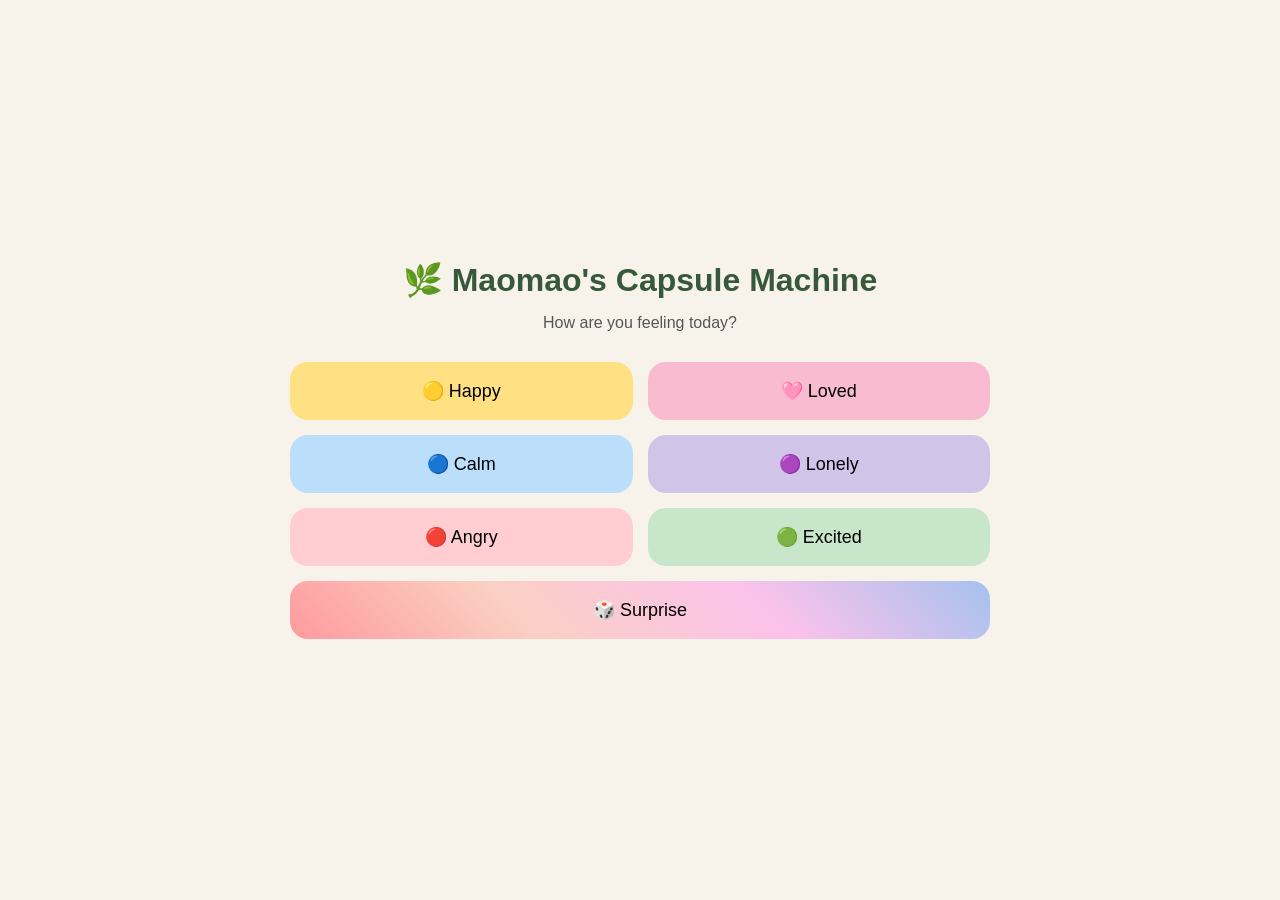
<file: index.html>
<!DOCTYPE html>
<html lang="en">
<head>
    <meta charset="UTF-8">
    <meta name="viewport" content="width=device-width, initial-scale=1.0">
    <title>Maomao's Capsule Machine</title>

    <link rel="stylesheet" href="style.css">
</head>
<body>

<div class="container">

    <h1>🌿 Maomao's Capsule Machine</h1>

    <p class="subtitle">
        How are you feeling today?
    </p>

    <div class="emotion-grid">

        <button class="emotion happy" data-emotion="happy">
            🟡 Happy
        </button>

        <button class="emotion loved" data-emotion="loved">
            🩷 Loved
        </button>

        <button class="emotion calm" data-emotion="calm">
            🔵 Calm
        </button>

        <button class="emotion lonely" data-emotion="lonely">
            🟣 Lonely
        </button>

        <button class="emotion angry" data-emotion="angry">
            🔴 Angry
        </button>

        <button class="emotion excited" data-emotion="excited">
            🟢 Excited
        </button>

        <button class="emotion surprise" data-emotion="surprise">
            🎲 Surprise
        </button>

    </div>

</div>

<script src="script.js"></script>

</body>
</html>
</file>
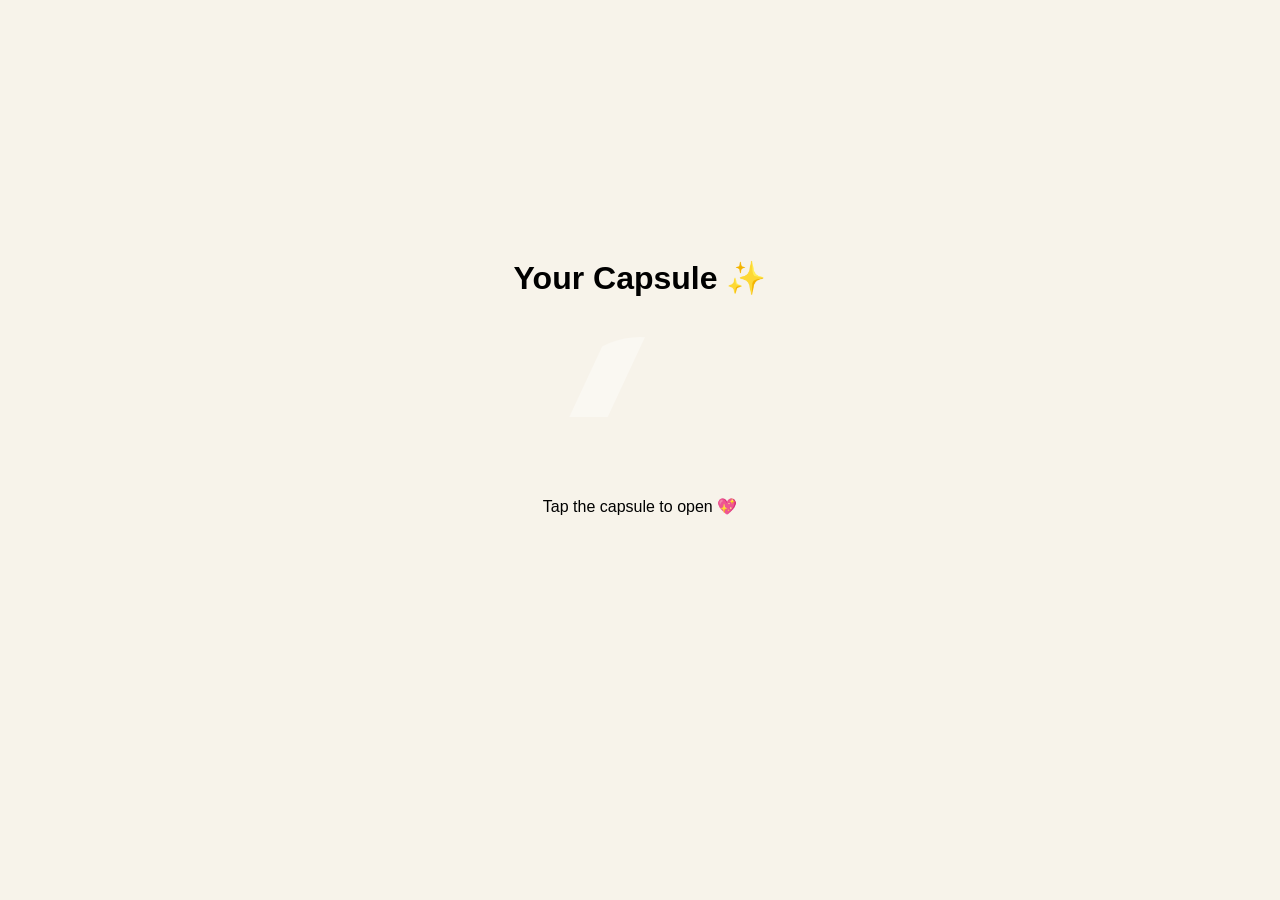
<file: capsule.html>
<!DOCTYPE html>
<html lang="en">
<head>
<meta charset="UTF-8">
<meta name="viewport" content="width=device-width, initial-scale=1.0">
<title>Your Capsule</title>

<link rel="stylesheet" href="capsule.css">
</head>
<body>

<div class="container">

    <h1>Your Capsule ✨</h1>

    <div id="capsule">

        <div class="top"></div>
        <div class="bottom"></div>

    </div>

    <p id="tapText">
        Tap the capsule to open 💖
    </p>

    <div id="letter">
        📜
    </div>

</div>

<script src="capsule.js"></script>

</body>
</html>
</file>
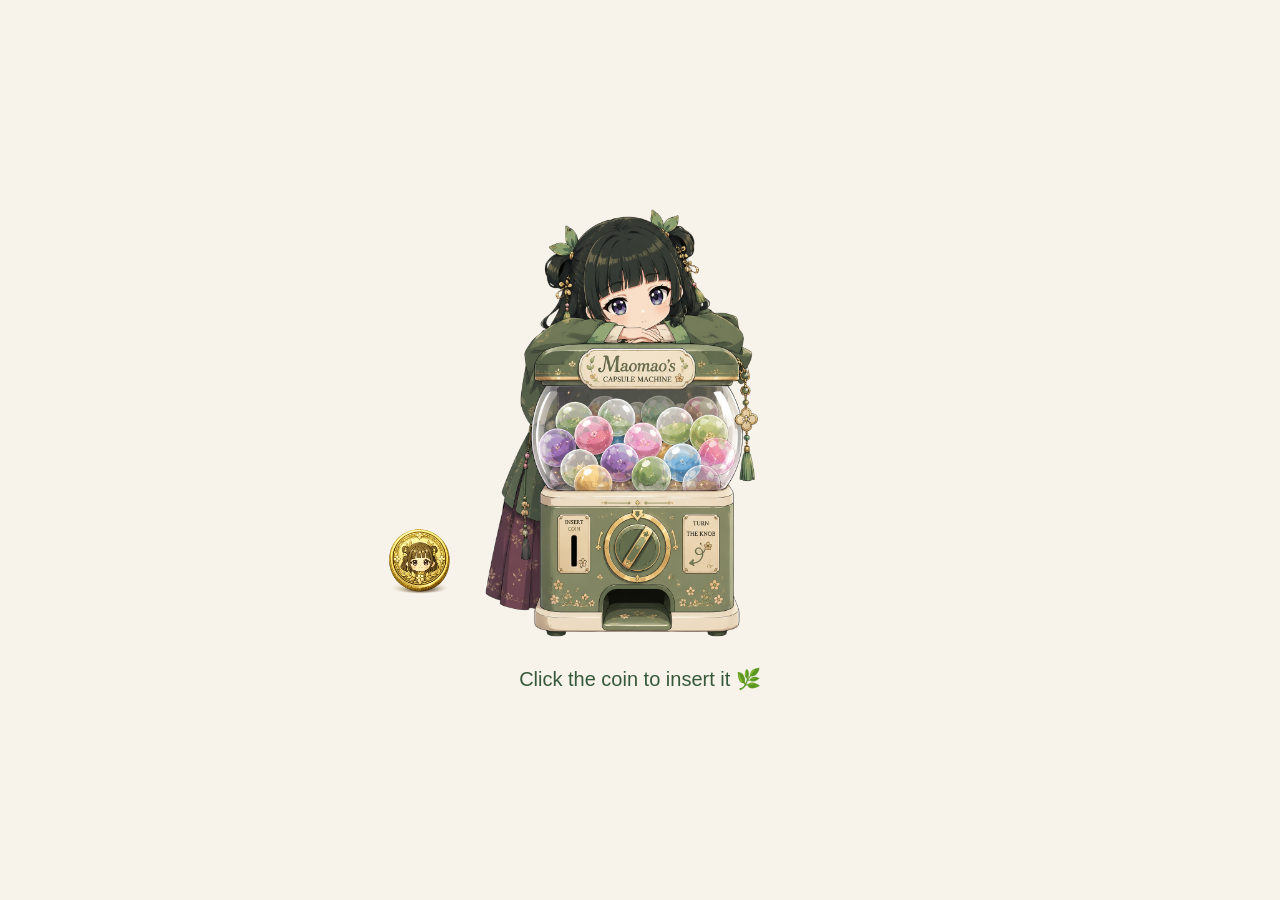
<file: machine.html>
<!DOCTYPE html>
<html lang="en">
<head>
    <meta charset="UTF-8">
    <meta name="viewport" content="width=device-width, initial-scale=1.0">
    <title>Maomao Machine</title>

    <link rel="stylesheet" href="machine.css">
</head>
<body>

<div class="machine-container">

    <img
        src="assets/maomao-machine.png"
        id="machine"
        alt="Maomao Machine"
    >

    <img
        src="assets/coin.png"
        id="coin"
        alt="Coin"
    >

    <div id="knobHotspot"></div>

</div>
<div id="target"></div>

<p id="instruction">
    Click the coin to insert it 🌿
</p>

<script src="machine.js"></script>

</body>
</html>
</file>
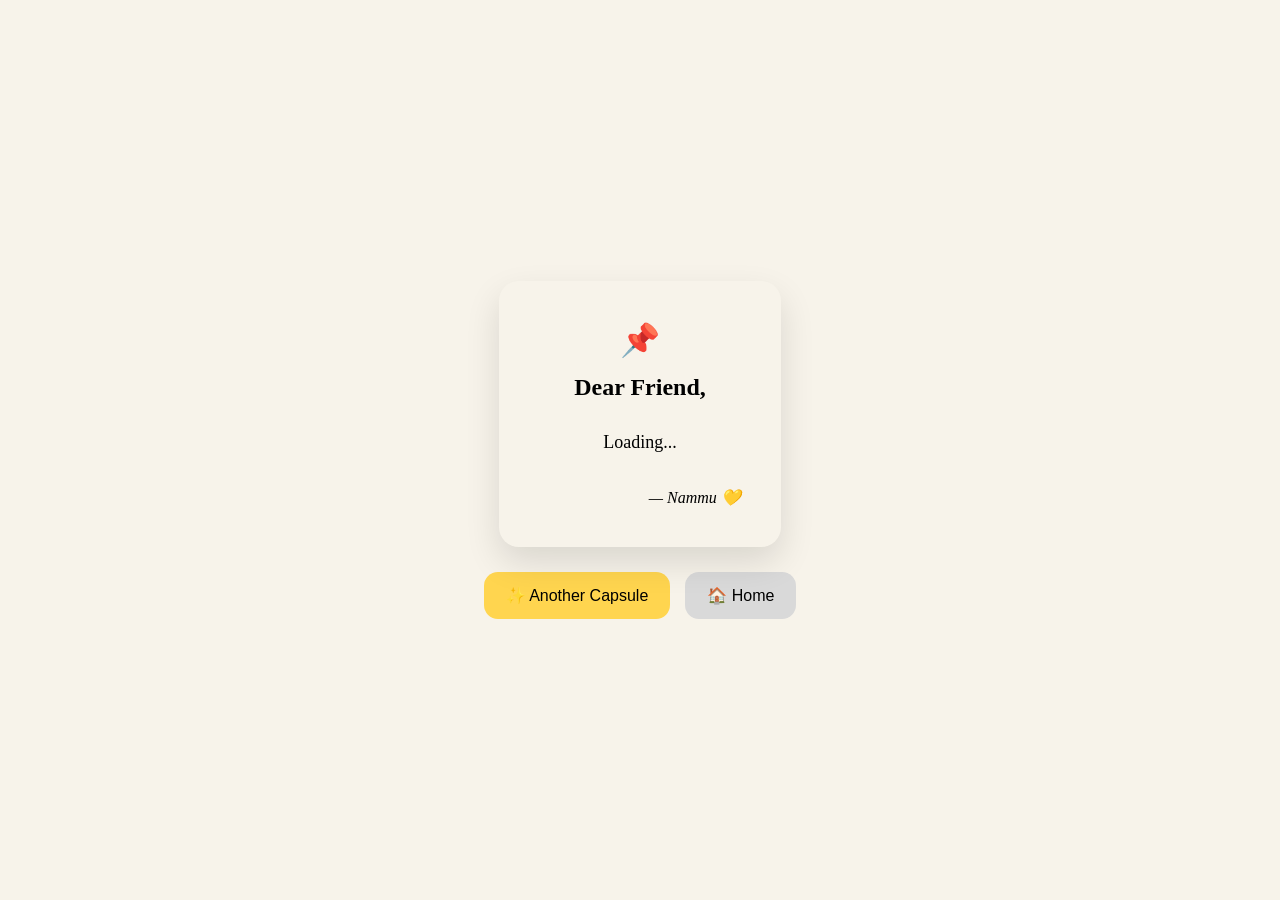
<file: message.html>
<!DOCTYPE html>
<html lang="en">
<head>
<meta charset="UTF-8">
<meta name="viewport" content="width=device-width, initial-scale=1.0">

<title>Your Letter</title>

<link rel="stylesheet" href="message.css">
</head>
<body>
    <div id="songBox" style="display:none;">

```
<h3 id="songTitle"></h3>

<p id="songArtist"></p>

<iframe
    id="songPlayer"
    width="320"
    height="180"
    frameborder="0"
    allowfullscreen>
</iframe>
```

</div>


<div class="letter-container">

    <div id="letterPaper">

        <div class="pin">📌</div>

        <h2 id="letterTitle">
            Dear Friend,
        </h2>

        <p id="letterMessage">
            Loading...
        </p>

        <div id="signature">
            — Nammu 💛
        </div>

    </div>

    <div class="buttons">

        <button id="againBtn">
            ✨ Another Capsule
        </button>

        <button id="homeBtn" >
            🏠 Home
        </button>

    </div>

</div>

<script src="message.js"></script>

</body>
</html>
</file>
<file: style.css>
*{
    margin:0;
    padding:0;
    box-sizing:border-box;
}

body{
    min-height:100vh;
    display:flex;
    justify-content:center;
    align-items:center;
    background:#f7f3ea;
    font-family:Arial,sans-serif;
}

.container{
    width:90%;
    max-width:700px;
    text-align:center;
}

h1{
    color:#36593b;
    margin-bottom:15px;
}

.subtitle{
    color:#555;
    margin-bottom:30px;
}

.emotion-grid{
    display:grid;
    grid-template-columns:repeat(2,1fr);
    gap:15px;
}

.emotion{
    border:none;
    border-radius:18px;
    padding:18px;
    font-size:18px;
    cursor:pointer;
    transition:.3s;
}

.emotion:hover{
    transform:translateY(-4px);
}

.happy{
    background:#FFE082;
}

.loved{
    background:#F8BBD0;
}

.calm{
    background:#BBDEFB;
}

.lonely{
    background:#D1C4E9;
}

.angry{
    background:#FFCDD2;
}

.excited{
    background:#C8E6C9;
}

.surprise{
    grid-column:span 2;

    background:linear-gradient(
    45deg,
    #ff9a9e,
    #fad0c4,
    #fbc2eb,
    #a6c1ee
    );
}
</file>
<file: capsule.css>
*{
    margin:0;
    padding:0;
    box-sizing:border-box;
}

body{
    min-height:100vh;
    background:#f7f3ea;

    display:flex;
    justify-content:center;
    align-items:center;

    font-family:Arial,sans-serif;
}

.container{
    text-align:center;
}

h1{
    margin-bottom:40px;
}

#capsule{

    width:160px;
    height:160px;

    position:relative;

    margin:auto;

    cursor:pointer;

    animation:
    dropCapsule 1.5s ease forwards,
    float 2s ease-in-out infinite 1.5s;
}

.top,
.bottom{

    position:absolute;

    width:160px;
    height:80px;

    transition:1s ease;
}

.top{

    top:0;

    border-radius:
    80px 80px 0 0;

    overflow:hidden;
}

.bottom{

    bottom:0;

    border-radius:
    0 0 80px 80px;
}

.top::before{

    content:"";

    position:absolute;

    width:35px;
    height:140px;

    background:
    rgba(255,255,255,.35);

    top:-20px;
    left:25px;

    transform:
    rotate(25deg);
}

.open-top{
    transform:
    translate(-90px,-120px)
    rotate(-30deg);
}

.open-bottom{
    transform:
    translate(90px,120px)
    rotate(30deg);
}

#letter{

    opacity:0;

    font-size:90px;

    margin-top:20px;

    transform:
    translateY(70px);

    transition:1s ease;
}

.show-letter{

    opacity:1;

    transform:
    translateY(-40px);
}

@keyframes dropCapsule{

    0%{
        transform:
        translateY(-500px);
    }

    70%{
        transform:
        translateY(40px);
    }

    85%{
        transform:
        translateY(-15px);
    }

    100%{
        transform:
        translateY(0);
    }
}

@keyframes float{

    0%{
        transform:
        translateY(0);
    }

    50%{
        transform:
        translateY(-10px);
    }

    100%{
        transform:
        translateY(0);
    }
}

@keyframes wiggle{

    0%{transform:rotate(0);}
    25%{transform:rotate(-8deg);}
    50%{transform:rotate(8deg);}
    75%{transform:rotate(-8deg);}
    100%{transform:rotate(0);}
}

.wiggle{
    animation:
    wiggle .5s ease;
}
</file>
<file: machine.css>
*{
    margin:0;
    padding:0;
    box-sizing:border-box;
}

body{
    min-height:100vh;

    background:#f7f3ea;

    display:flex;
    flex-direction:column;

    justify-content:center;
    align-items:center;

    font-family:Arial,sans-serif;
}

.machine-container{

    position:relative;

    width:350px;
}

#machine{
    width:100%;
    display:block;
}

#coin{

position:absolute;
width:70px;

left:-80px;

bottom:50px;
cursor:pointer;
transition:

transform 1.5s ease,

opacity 1.5s ease;

}

#knobHotspot{

    position:absolute;

    width:95px;
    height:95px;

    left:128px;
    bottom:88px;

    border-radius:50%;

    cursor:pointer;

    opacity:0;

    pointer-events:none;
}

#instruction{

    margin-top:20px;

    font-size:20px;

    color:#36593b;
}

.shake{
    animation:shake .5s ease 3;
}

@keyframes shake{

0%{
transform:translateX(0);
}

25%{
transform:translateX(-5px);
}

50%{
transform:translateX(5px);
}

75%{
transform:translateX(-5px);
}

100%{
transform:translateX(0);
}

}

#target{

    position:absolute;

    width:12px;
    height:12px;

    background:transparent;

    border-radius:50%;

    left:569px;
    bottom:210px;

    z-index:999;
}
.spin{
    animation:spinKnob 1s ease;
}

@keyframes spinKnob{

    from{
        transform:rotate(0deg);
    }

    to{
        transform:rotate(360deg);
    }

}
</file>
<file: message.css>
*{
    margin:0;
    padding:0;
    box-sizing:border-box;
}

body{

    min-height:100vh;

    background:#f7f3ea;

    display:flex;
    justify-content:center;
    align-items:center;

    padding:20px;

    font-family:Georgia,serif;
}

.letter-container{
    text-align:center;
}

#letterPaper{

    width:90%;
    max-width:500px;

    margin:auto;

    padding:40px;

    border-radius:20px;

    box-shadow:
    0 15px 35px rgba(0,0,0,.12);

    opacity:0;

    transform:
    scale(.7);

    animation:
    unfold 1s ease forwards;
}

.pin{
    font-size:32px;
    margin-bottom:15px;
}

#letterTitle{
    margin-bottom:25px;
}

#letterMessage{

    line-height:1.8;

    font-size:18px;

    margin-bottom:30px;
}

#signature{

    font-style:italic;

    text-align:right;
}

.buttons{

    margin-top:25px;

    display:flex;

    gap:15px;

    justify-content:center;

    flex-wrap:wrap;
}

button{

    border:none;

    padding:14px 22px;

    border-radius:14px;

    cursor:pointer;

    font-size:16px;
}

#againBtn{
    background:#ffd54f;
}

#homeBtn{
    background:#d9d9d9;
}

@keyframes unfold{

    from{

        opacity:0;

        transform:
        scale(.7)
        rotateX(90deg);
    }

    to{

        opacity:1;

        transform:
        scale(1)
        rotateX(0deg);
    }
}
</file>
